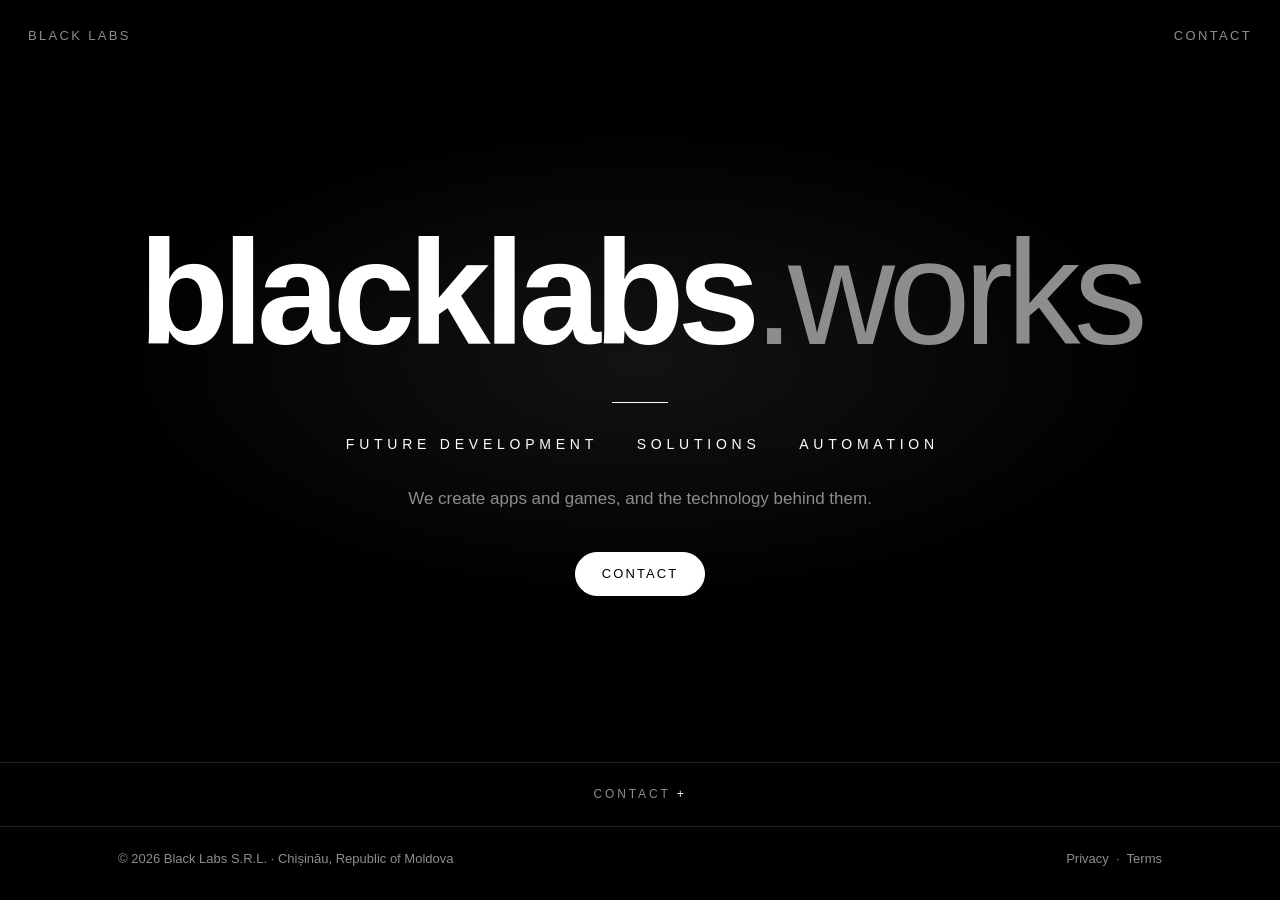
<file: index.html>
<!doctype html>
<html lang="en">
<head>
<meta charset="utf-8">
<meta name="viewport" content="width=device-width, initial-scale=1">
<title>Black Labs — Future development, solutions, automation</title>
<meta name="description" content="Black Labs S.R.L. creates apps and games, and the technology behind them.">
<link rel="canonical" href="https://blacklabs.works/">
<link rel="icon" href="/favicon.svg" type="image/svg+xml">
<link rel="stylesheet" href="/style.css">
</head>
<body class="home">
<div class="top"><span>Black Labs</span><a href="#contact" onclick="document.getElementById('contact').open=true">Contact</a></div>

<main class="hero">
<h1 class="mark">blacklabs<span>.works</span></h1>
<div class="rule" aria-hidden="true"></div>
<ul class="tags"><li>Future development</li><li>Solutions</li><li>Automation</li></ul>
<p class="sub">We create apps and games, and the technology behind them.</p>
<div class="cta">
<a class="btn solid" href="#contact" onclick="document.getElementById('contact').open=true">Contact</a>
</div>
</main>

<details class="co" id="contact">
<summary>Contact</summary>
<div class="cols">
<p><span class="k">General</span> <a href="mailto:contact@blacklabs.works">contact@blacklabs.works</a></p>
<p><span class="k">Support</span> <a href="mailto:support@blacklabs.works">support@blacklabs.works</a></p>
<p><span class="k">Partnerships</span> <a href="mailto:partners@blacklabs.works">partners@blacklabs.works</a></p>
<p><span class="k">Privacy</span> <a href="mailto:privacy@blacklabs.works">privacy@blacklabs.works</a></p>
</div>
</details>

<footer><div class="in">
<span>© 2026 Black Labs S.R.L. · Chișinău, Republic of Moldova</span>
<span><a href="/privacy/">Privacy</a> &nbsp;·&nbsp; <a href="/terms/">Terms</a></span>
</div></footer>
</body>
</html>
</file>
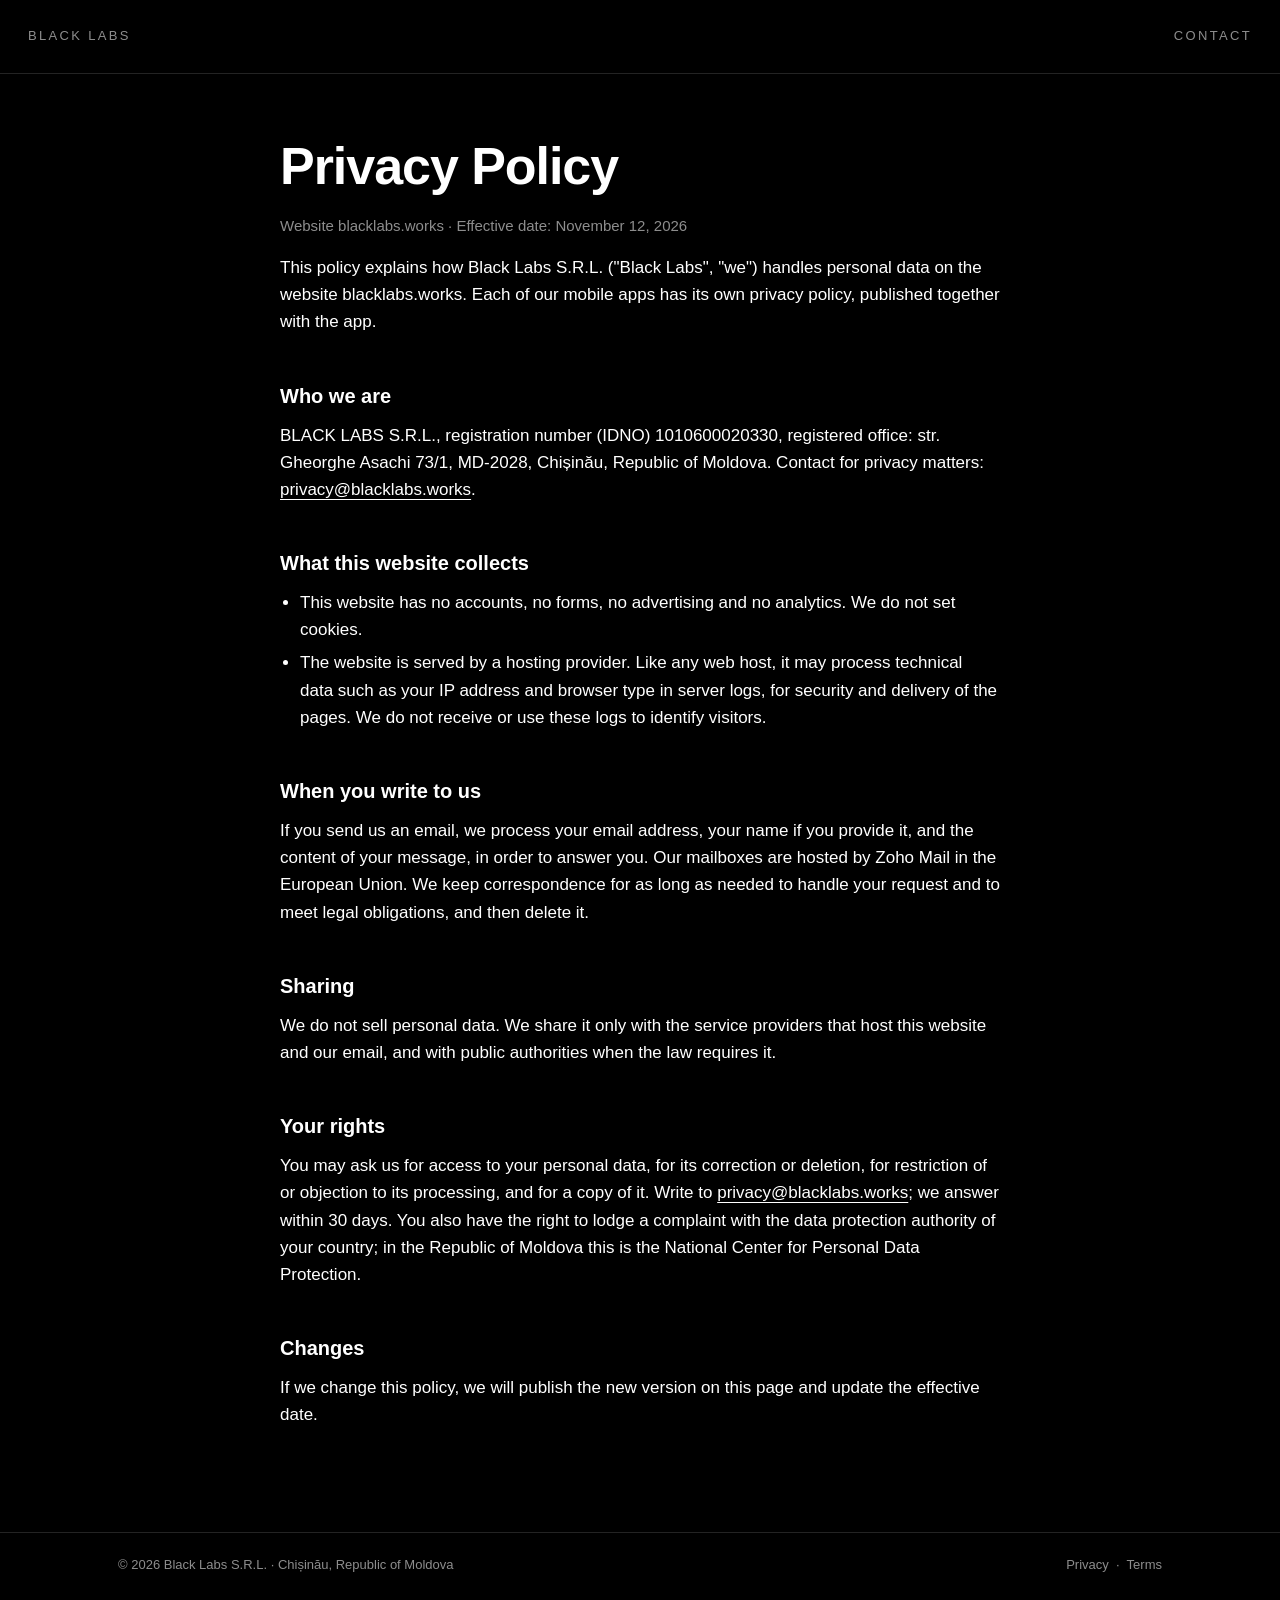
<file: privacy/index.html>
<!doctype html>
<html lang="en">
<head>
<meta charset="utf-8">
<meta name="viewport" content="width=device-width, initial-scale=1">
<title>Privacy Policy — Black Labs</title>
<meta name="description" content="Privacy policy of the blacklabs.works website, operated by Black Labs S.R.L.">
<link rel="canonical" href="https://blacklabs.works/privacy/">
<link rel="icon" href="/favicon.svg" type="image/svg+xml">
<link rel="stylesheet" href="/style.css">
</head>
<body class="doc">
<div class="top doc-top"><a href="/">Black Labs</a><a href="mailto:contact@blacklabs.works">Contact</a></div>
<main><div class="wrap">
<h1>Privacy Policy</h1>
<p class="meta">Website blacklabs.works · Effective date: November 12, 2026</p>
<p>This policy explains how Black Labs S.R.L. ("Black Labs", "we") handles personal data on the website blacklabs.works. Each of our mobile apps has its own privacy policy, published together with the app.</p>

<h2>Who we are</h2>
<p>BLACK LABS S.R.L., registration number (IDNO) 1010600020330, registered office: str. Gheorghe Asachi 73/1, MD-2028, Chișinău, Republic of Moldova. Contact for privacy matters: <a href="mailto:privacy@blacklabs.works">privacy@blacklabs.works</a>.</p>

<h2>What this website collects</h2>
<ul>
<li>This website has no accounts, no forms, no advertising and no analytics. We do not set cookies.</li>
<li>The website is served by a hosting provider. Like any web host, it may process technical data such as your IP address and browser type in server logs, for security and delivery of the pages. We do not receive or use these logs to identify visitors.</li>
</ul>

<h2>When you write to us</h2>
<p>If you send us an email, we process your email address, your name if you provide it, and the content of your message, in order to answer you. Our mailboxes are hosted by Zoho Mail in the European Union. We keep correspondence for as long as needed to handle your request and to meet legal obligations, and then delete it.</p>

<h2>Sharing</h2>
<p>We do not sell personal data. We share it only with the service providers that host this website and our email, and with public authorities when the law requires it.</p>

<h2>Your rights</h2>
<p>You may ask us for access to your personal data, for its correction or deletion, for restriction of or objection to its processing, and for a copy of it. Write to <a href="mailto:privacy@blacklabs.works">privacy@blacklabs.works</a>; we answer within 30 days. You also have the right to lodge a complaint with the data protection authority of your country; in the Republic of Moldova this is the National Center for Personal Data Protection.</p>

<h2>Changes</h2>
<p>If we change this policy, we will publish the new version on this page and update the effective date.</p>
</div></main>
<footer><div class="in">
<span>© 2026 Black Labs S.R.L. · Chișinău, Republic of Moldova</span>
<span><a href="/privacy/">Privacy</a> &nbsp;·&nbsp; <a href="/terms/">Terms</a></span>
</div></footer>
</body>
</html>
</file>
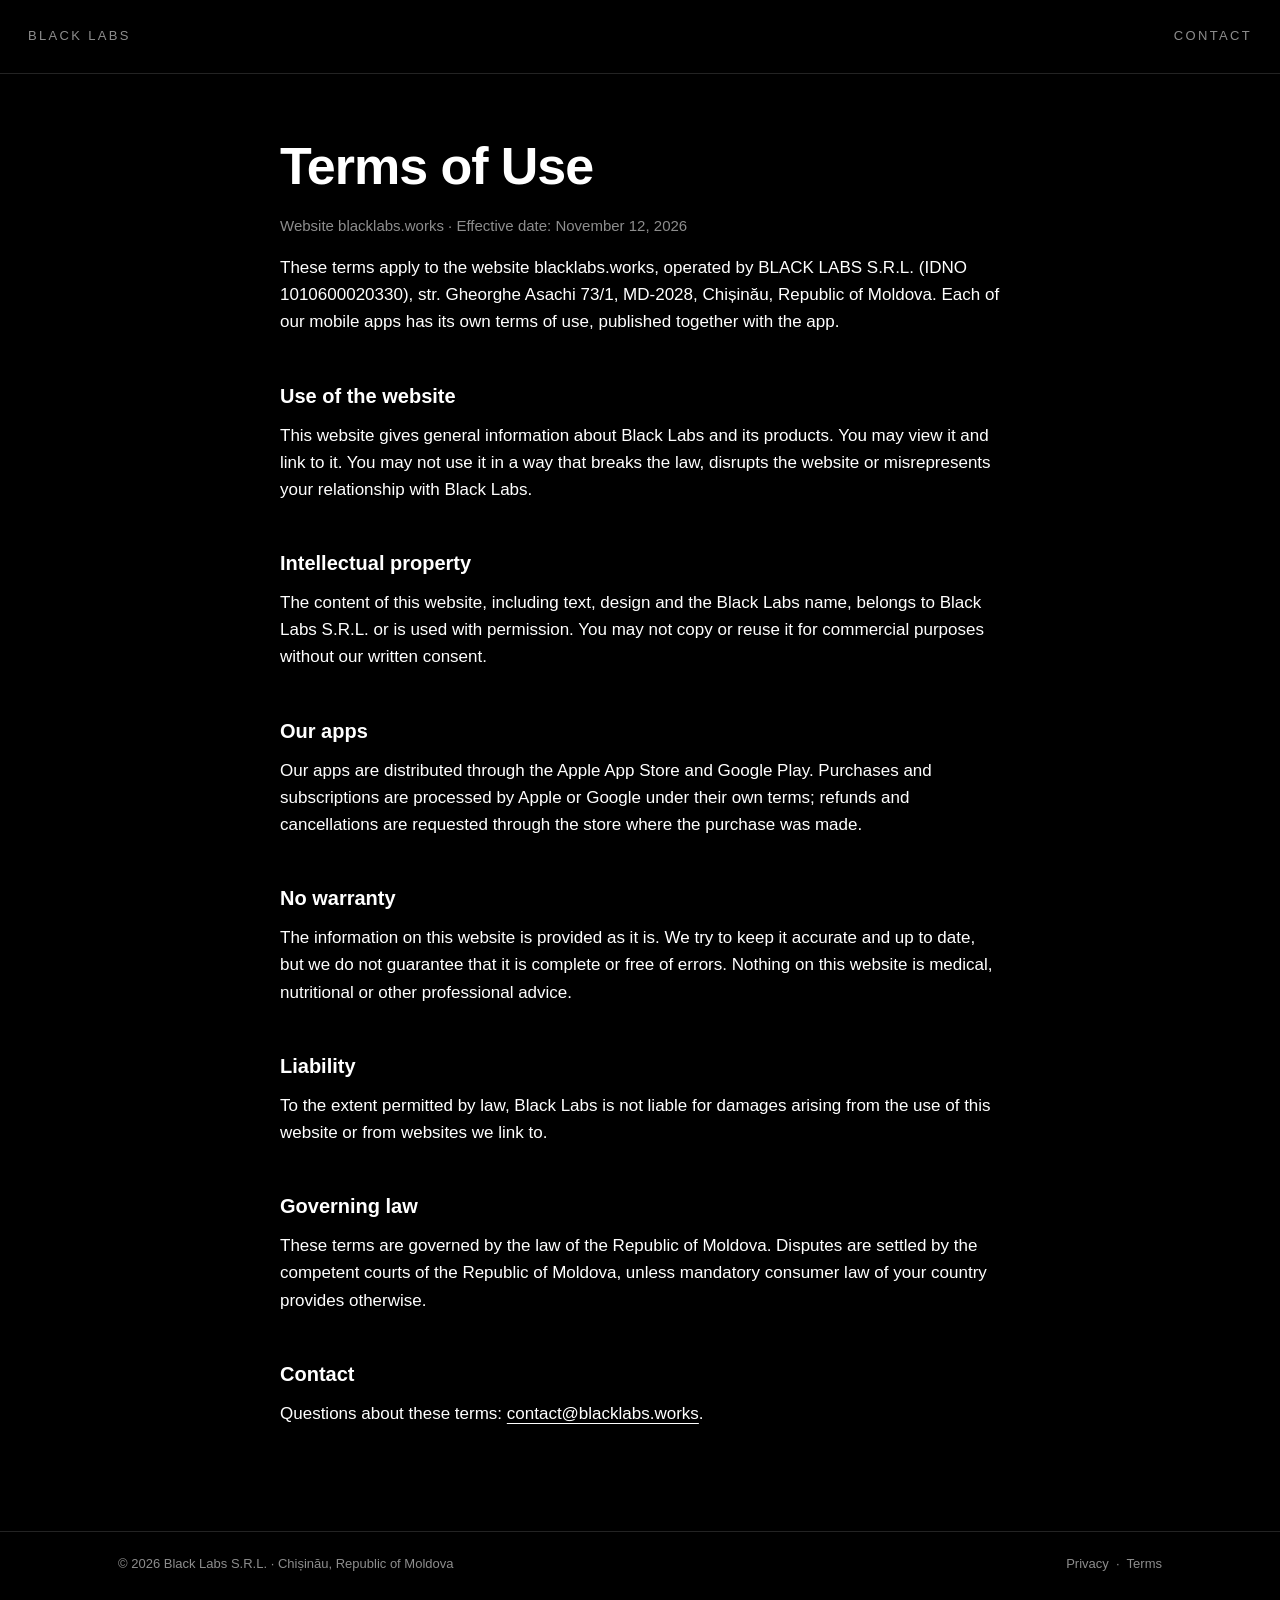
<file: terms/index.html>
<!doctype html>
<html lang="en">
<head>
<meta charset="utf-8">
<meta name="viewport" content="width=device-width, initial-scale=1">
<title>Terms of Use — Black Labs</title>
<meta name="description" content="Terms of use of the blacklabs.works website, operated by Black Labs S.R.L.">
<link rel="canonical" href="https://blacklabs.works/terms/">
<link rel="icon" href="/favicon.svg" type="image/svg+xml">
<link rel="stylesheet" href="/style.css">
</head>
<body class="doc">
<div class="top doc-top"><a href="/">Black Labs</a><a href="mailto:contact@blacklabs.works">Contact</a></div>
<main><div class="wrap">
<h1>Terms of Use</h1>
<p class="meta">Website blacklabs.works · Effective date: November 12, 2026</p>
<p>These terms apply to the website blacklabs.works, operated by BLACK LABS S.R.L. (IDNO 1010600020330), str. Gheorghe Asachi 73/1, MD-2028, Chișinău, Republic of Moldova. Each of our mobile apps has its own terms of use, published together with the app.</p>

<h2>Use of the website</h2>
<p>This website gives general information about Black Labs and its products. You may view it and link to it. You may not use it in a way that breaks the law, disrupts the website or misrepresents your relationship with Black Labs.</p>

<h2>Intellectual property</h2>
<p>The content of this website, including text, design and the Black Labs name, belongs to Black Labs S.R.L. or is used with permission. You may not copy or reuse it for commercial purposes without our written consent.</p>

<h2>Our apps</h2>
<p>Our apps are distributed through the Apple App Store and Google Play. Purchases and subscriptions are processed by Apple or Google under their own terms; refunds and cancellations are requested through the store where the purchase was made.</p>

<h2>No warranty</h2>
<p>The information on this website is provided as it is. We try to keep it accurate and up to date, but we do not guarantee that it is complete or free of errors. Nothing on this website is medical, nutritional or other professional advice.</p>

<h2>Liability</h2>
<p>To the extent permitted by law, Black Labs is not liable for damages arising from the use of this website or from websites we link to.</p>

<h2>Governing law</h2>
<p>These terms are governed by the law of the Republic of Moldova. Disputes are settled by the competent courts of the Republic of Moldova, unless mandatory consumer law of your country provides otherwise.</p>

<h2>Contact</h2>
<p>Questions about these terms: <a href="mailto:contact@blacklabs.works">contact@blacklabs.works</a>.</p>
</div></main>
<footer><div class="in">
<span>© 2026 Black Labs S.R.L. · Chișinău, Republic of Moldova</span>
<span><a href="/privacy/">Privacy</a> &nbsp;·&nbsp; <a href="/terms/">Terms</a></span>
</div></footer>
</body>
</html>
</file>
<file: style.css>
:root{--bg:#000;--fg:#fff;--dim:#8d8d8d;--line:#232323}
*{box-sizing:border-box}
html{-webkit-text-size-adjust:100%}
body{margin:0;background:var(--bg);color:var(--fg);font:17px/1.6 -apple-system,BlinkMacSystemFont,"Segoe UI",Helvetica,Arial,sans-serif;-webkit-font-smoothing:antialiased}
a{color:var(--fg);text-underline-offset:4px}
a:hover{color:var(--dim)}
.wrap{max-width:760px;margin:0 auto;padding:0 20px}

/* home */
.home{min-height:100vh;min-height:100svh;display:flex;flex-direction:column}
.top{display:flex;justify-content:space-between;align-items:center;padding:26px 28px;font-size:13px;letter-spacing:.18em;text-transform:uppercase;color:var(--dim)}
.top a{color:var(--dim);text-decoration:none}
.top a:hover{color:var(--fg)}
.hero{flex:1;display:flex;flex-direction:column;align-items:center;justify-content:center;text-align:center;padding:40px 20px 56px;position:relative;overflow:hidden}
.hero::before{content:"";position:absolute;inset:0;background:radial-gradient(60% 50% at 50% 42%,rgba(255,255,255,.075),transparent 70%);pointer-events:none}
.mark{position:relative;font-weight:700;letter-spacing:-.045em;line-height:.95;margin:0;font-size:clamp(44px,12.5vw,148px)}
.mark span{color:var(--dim);font-weight:300}
.rule{position:relative;width:56px;height:1px;background:var(--fg);margin:38px auto 30px;opacity:.9}
.tags{position:relative;list-style:none;margin:0;padding:0;display:flex;flex-wrap:wrap;justify-content:center;gap:10px 34px;font-size:clamp(12px,1.5vw,14px);letter-spacing:.34em;text-transform:uppercase}
.tags li{margin:0;padding-left:.34em}
.sub{position:relative;max-width:520px;margin:30px auto 0;color:var(--dim);font-size:17px}
.cta{position:relative;margin-top:40px;display:flex;gap:14px;flex-wrap:wrap;justify-content:center}
.btn{display:inline-block;padding:13px 26px;border:1px solid var(--fg);border-radius:999px;text-decoration:none;font-size:13px;letter-spacing:.16em;text-transform:uppercase;color:var(--fg);background:transparent;cursor:pointer;font-family:inherit;line-height:1.2}
.btn.solid{background:var(--fg);color:var(--bg)}
.btn:hover{background:var(--fg);color:var(--bg)}
.btn.solid:hover{background:transparent;color:var(--fg)}
.btn:focus-visible,a:focus-visible,summary:focus-visible{outline:2px solid var(--fg);outline-offset:4px}

details.co{border-top:1px solid var(--line)}
details.co summary{list-style:none;cursor:pointer;text-align:center;padding:22px 20px;font-size:12px;letter-spacing:.24em;text-transform:uppercase;color:var(--dim)}
details.co summary::-webkit-details-marker{display:none}
details.co summary::after{content:" +";color:var(--fg)}
details.co[open] summary::after{content:" –"}
details.co summary:hover{color:var(--fg)}
.cols{max-width:900px;margin:0 auto;padding:6px 24px 40px;display:grid;grid-template-columns:1fr 1fr;gap:10px 56px;font-size:15px;justify-items:center}
.cols h2{font-size:11px;letter-spacing:.24em;text-transform:uppercase;color:var(--dim);font-weight:600;margin:0 0 12px}
.cols p{margin:0}
.cols .k{color:var(--dim)}

footer{border-top:1px solid var(--line);color:var(--dim);font-size:13px}
footer .in{max-width:1100px;margin:0 auto;padding:22px 28px 30px;display:flex;justify-content:space-between;gap:14px;flex-wrap:wrap}
footer a{color:var(--dim);text-decoration:none}
footer a:hover{color:var(--fg)}

/* documents */
.doc-top{border-bottom:1px solid var(--line)}
.doc main{padding:64px 0 88px}
.doc h1{font-size:clamp(32px,6vw,52px);line-height:1.08;letter-spacing:-.02em;margin:0 0 20px}
.doc h2{font-size:20px;margin:44px 0 10px}
.doc p{margin:0 0 16px}
.doc ul{padding-left:20px;margin:0 0 16px}
.doc li{margin-bottom:6px}
.meta{color:var(--dim);font-size:15px}

@media (prefers-reduced-motion:no-preference){
  .mark,.rule,.tags,.sub,.cta{animation:rise .9s cubic-bezier(.2,.7,.2,1) both}
  .rule{animation-delay:.12s}.tags{animation-delay:.2s}.sub{animation-delay:.3s}.cta{animation-delay:.4s}
  @keyframes rise{from{opacity:0;transform:translateY(14px)}to{opacity:1;transform:none}}
}
@media (max-width:640px){.cols{grid-template-columns:1fr}.top{padding:20px}.tags{gap:8px 22px;letter-spacing:.26em}footer .in{padding:20px}}
</file>
